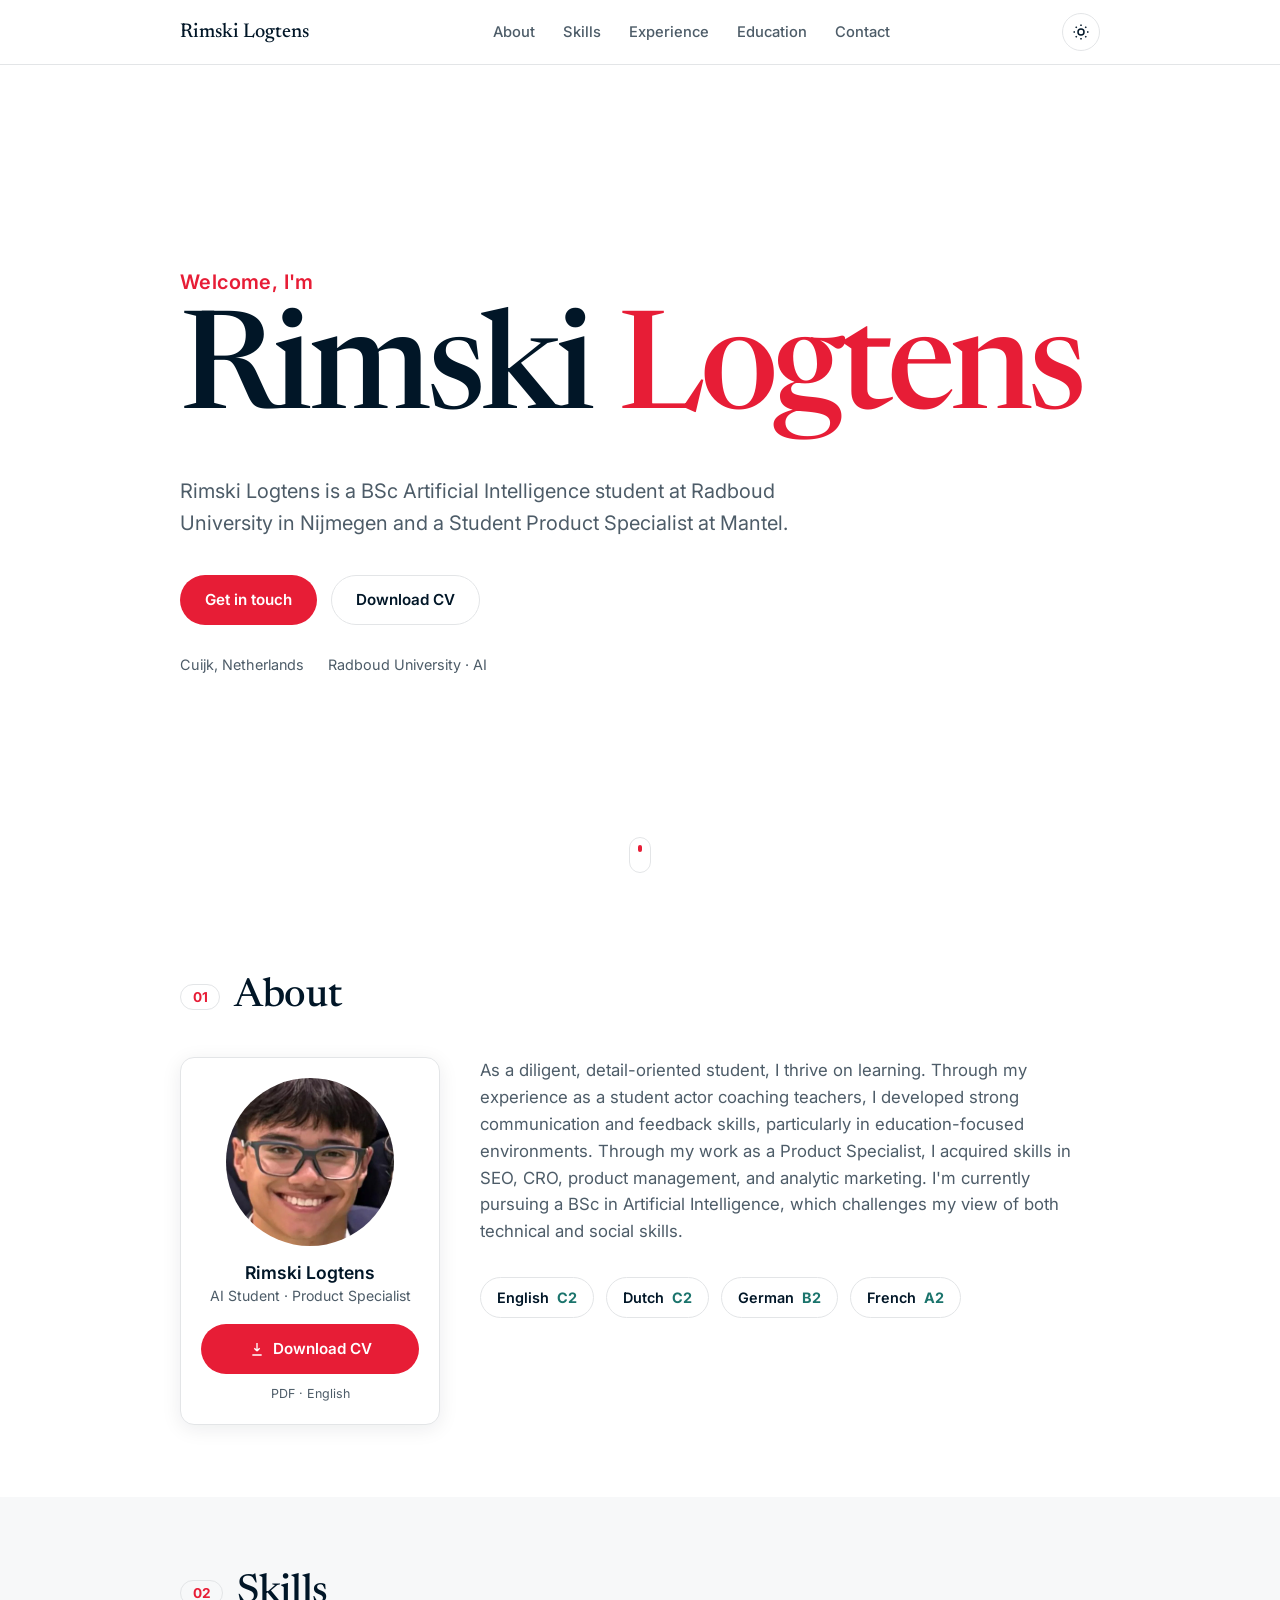
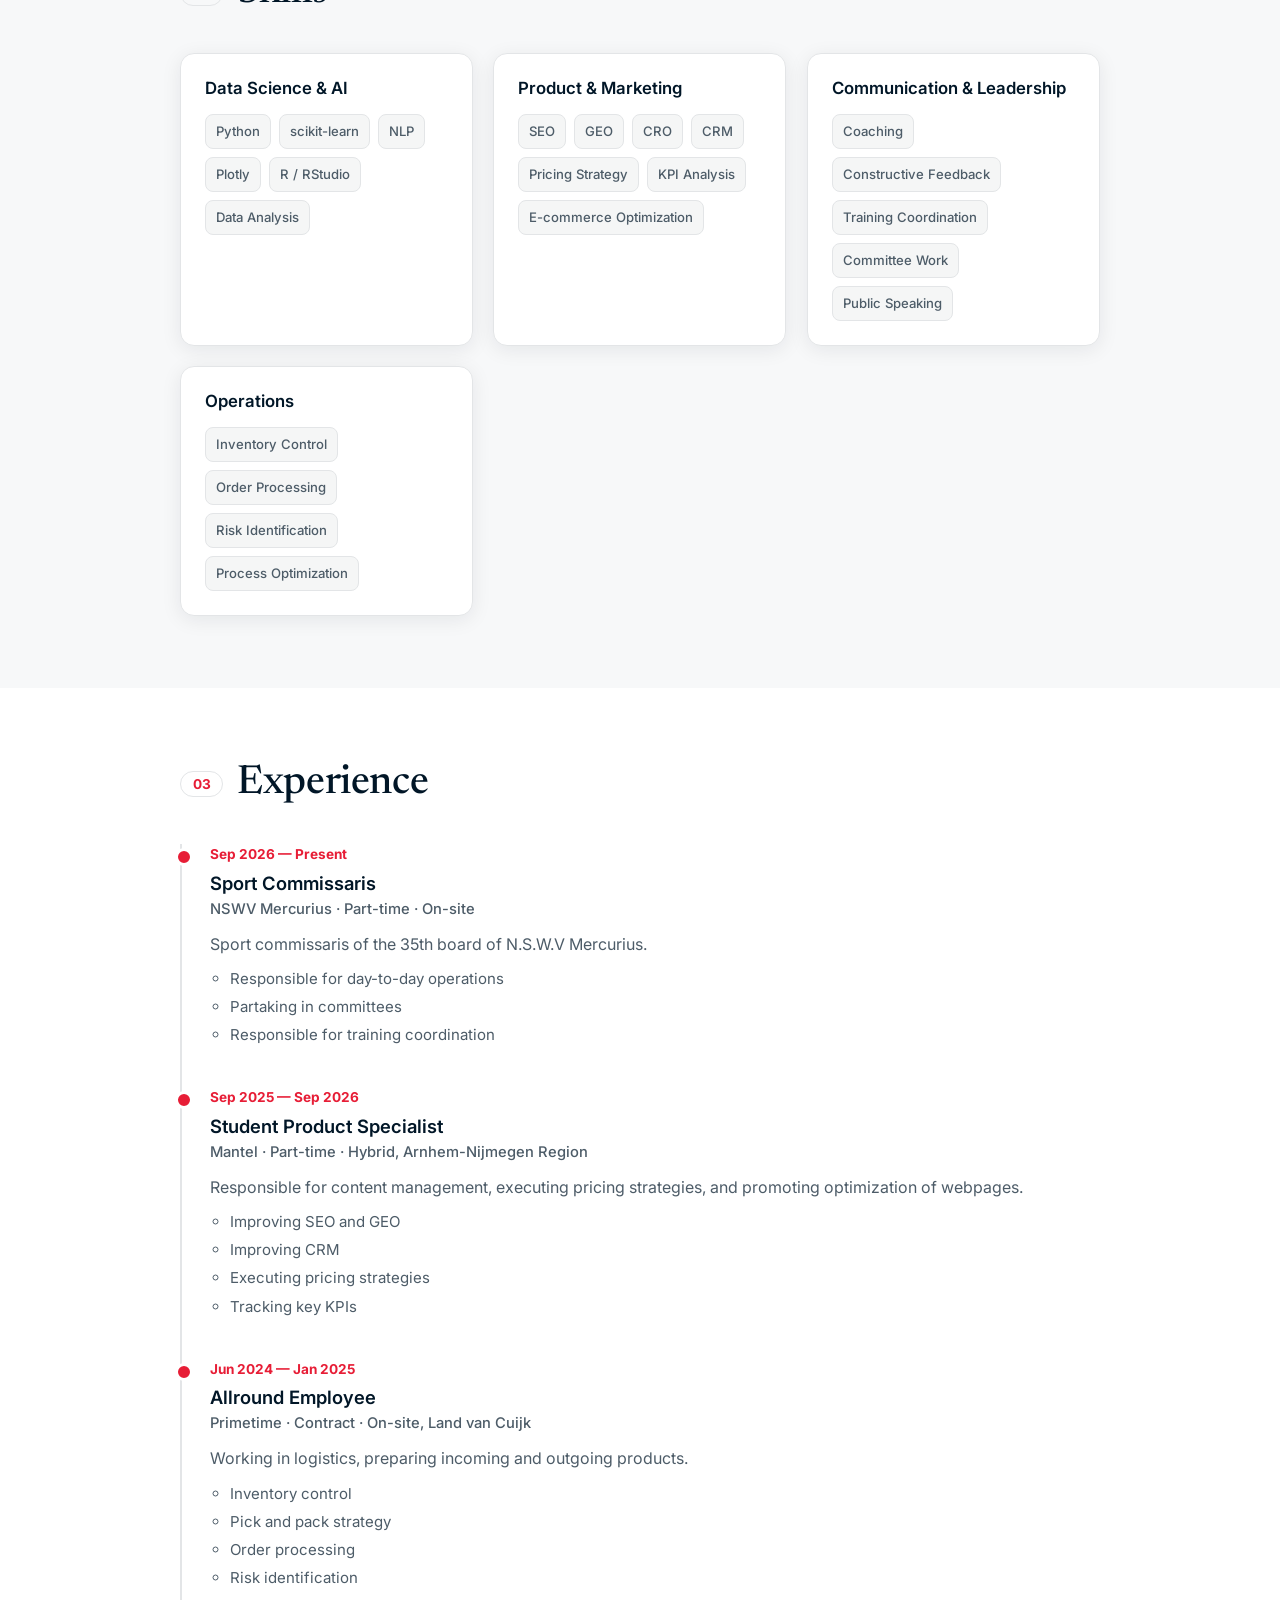
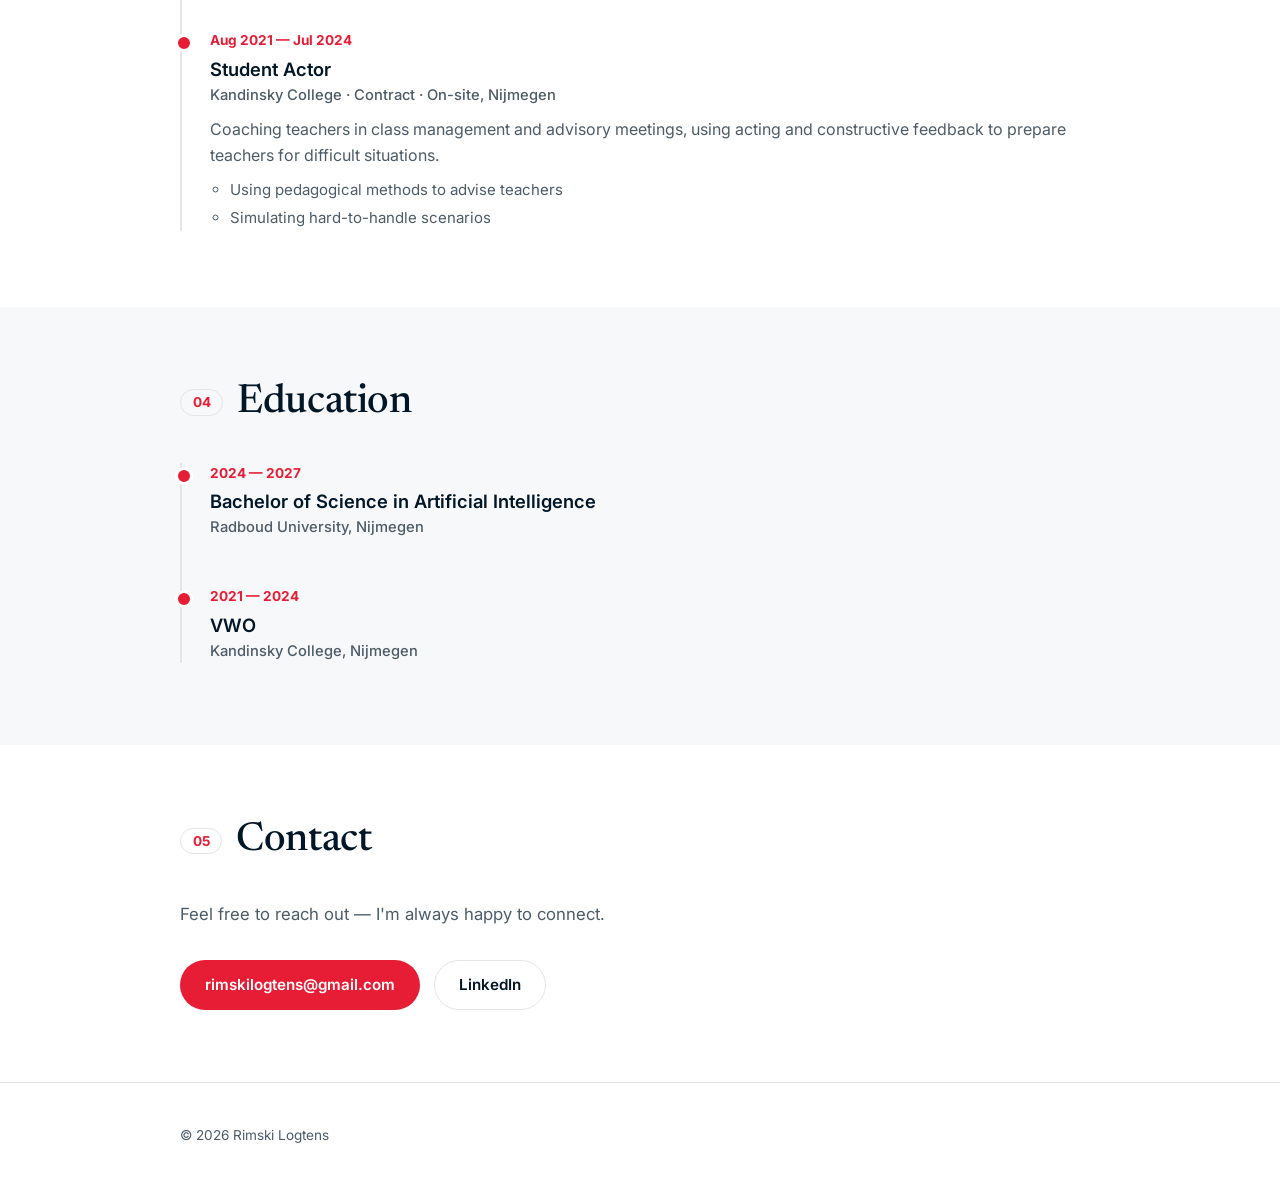
<file: index.html>
<!DOCTYPE html>
<html lang="en">
<head>
<meta charset="UTF-8">
<meta name="viewport" content="width=device-width, initial-scale=1.0">
<title>Rimski Logtens | AI Student at Radboud University &amp; Product Specialist at Mantel</title>
<meta name="description" content="Rimski Logtens is a BSc Artificial Intelligence student at Radboud University in Nijmegen and Student Product Specialist at Mantel, working on SEO, GEO, CRO and pricing strategy.">
<meta name="author" content="Rimski Logtens">
<meta name="robots" content="index, follow, max-image-preview:large">
<link rel="canonical" href="https://techboylogt.github.io/rimskilogtensportfolio/">

<meta property="og:type" content="profile">
<meta property="og:site_name" content="Rimski Logtens">
<meta property="og:title" content="Rimski Logtens | AI Student &amp; Product Specialist">
<meta property="og:description" content="BSc Artificial Intelligence student at Radboud University and Student Product Specialist at Mantel (SEO, GEO, CRO).">
<meta property="og:url" content="https://techboylogt.github.io/rimskilogtensportfolio/">
<meta property="og:image" content="https://techboylogt.github.io/rimskilogtensportfolio/assets/img/og-image.png">
<meta property="og:image:width" content="1200">
<meta property="og:image:height" content="630">
<meta property="og:image:alt" content="Rimski Logtens: AI Student &amp; Product Specialist">
<meta property="og:locale" content="en_US">
<meta property="profile:first_name" content="Rimski">
<meta property="profile:last_name" content="Logtens">
<meta name="twitter:card" content="summary_large_image">
<meta name="twitter:title" content="Rimski Logtens | AI Student &amp; Product Specialist">
<meta name="twitter:description" content="BSc Artificial Intelligence student at Radboud University and Student Product Specialist at Mantel (SEO, GEO, CRO).">
<meta name="twitter:image" content="https://techboylogt.github.io/rimskilogtensportfolio/assets/img/og-image.png">

<link rel="icon" href="assets/img/favicon.svg" type="image/svg+xml">
<link rel="icon" href="assets/img/favicon-32.png" sizes="32x32" type="image/png">
<link rel="apple-touch-icon" href="assets/img/apple-touch-icon.png">
<meta name="theme-color" content="#ffffff" media="(prefers-color-scheme: light)">
<meta name="theme-color" content="#011627" media="(prefers-color-scheme: dark)">

<script type="application/ld+json">
{
  "@context": "https://schema.org",
  "@type": "ProfilePage",
  "@id": "https://techboylogt.github.io/rimskilogtensportfolio/#profilepage",
  "url": "https://techboylogt.github.io/rimskilogtensportfolio/",
  "name": "Rimski Logtens | AI Student & Product Specialist",
  "inLanguage": "en",
  "dateCreated": "2026-09-22T07:34:21+02:00",
  "dateModified": "2026-09-23T14:36:14+02:00",
  "mainEntity": {
    "@type": "Person",
    "@id": "https://techboylogt.github.io/rimskilogtensportfolio/#person",
    "name": "Rimski Logtens",
    "alternateName": "TechBoyLogt",
    "givenName": "Rimski",
    "familyName": "Logtens",
    "url": "https://techboylogt.github.io/rimskilogtensportfolio/",
    "image": "https://techboylogt.github.io/rimskilogtensportfolio/assets/img/rimski-logtens.jpg",
    "email": "mailto:rimskilogtens@gmail.com",
    "jobTitle": "Student Product Specialist",
    "description": "BSc Artificial Intelligence student at Radboud University and Student Product Specialist at Mantel, working on SEO, GEO, CRO and pricing strategy.",
    "worksFor": {
      "@type": "Organization",
      "name": "Mantel",
      "url": "https://www.mantel.com"
    },
    "memberOf": {
      "@type": "Organization",
      "name": "N.S.W.V. Mercurius"
    },
    "alumniOf": [
      {
        "@type": "CollegeOrUniversity",
        "name": "Radboud University",
        "url": "https://www.ru.nl"
      },
      {
        "@type": "HighSchool",
        "name": "Kandinsky College"
      }
    ],
    "address": {
      "@type": "PostalAddress",
      "addressLocality": "Cuijk",
      "addressCountry": "NL"
    },
    "knowsAbout": [
      "Artificial Intelligence", "Machine Learning", "Natural Language Processing", "Python", "scikit-learn", "Data Analysis",
      "Search Engine Optimization", "Generative Engine Optimization", "Conversion Rate Optimization",
      "Customer Relationship Management", "Pricing Strategy", "E-commerce Optimization", "KPI Analysis"
    ],
    "knowsLanguage": [
      { "@type": "Language", "name": "English", "alternateName": "en" },
      { "@type": "Language", "name": "Dutch", "alternateName": "nl" },
      { "@type": "Language", "name": "German", "alternateName": "de" },
      { "@type": "Language", "name": "French", "alternateName": "fr" }
    ],
    "sameAs": [
      "https://www.linkedin.com/in/rimskilogtens",
      "https://github.com/TechBoyLogt"
    ]
  }
}
</script>

<link rel="preconnect" href="https://fonts.googleapis.com">
<link rel="preconnect" href="https://fonts.gstatic.com" crossorigin>
<link href="https://fonts.googleapis.com/css2?family=Newsreader:opsz,wght@6..72,400;6..72,500&family=Inter:wght@400;500;600&display=swap" rel="stylesheet">
<link rel="stylesheet" href="assets/css/style.css">
<script>
  document.documentElement.classList.add('js');
  try {
    if (sessionStorage.getItem('introSeen') || matchMedia('(prefers-reduced-motion: reduce)').matches) {
      document.documentElement.classList.add('intro-seen');
    }
    sessionStorage.setItem('introSeen', '1');
  } catch (e) {}
</script>
</head>
<body>
<div class="intro" aria-hidden="true">
  <div class="intro-inner">
    <p class="intro-name"><span style="--i:0">R</span><span style="--i:1">i</span><span style="--i:2">m</span><span style="--i:3">s</span><span style="--i:4">k</span><span style="--i:5">i</span> <span style="--i:7">L</span><span style="--i:8">o</span><span style="--i:9">g</span><span style="--i:10">t</span><span style="--i:11">e</span><span style="--i:12">n</span><span style="--i:13">s</span></p>
  </div>
</div>
<div class="scroll-progress" id="scrollProgress" aria-hidden="true"></div>

<header class="site-header">
  <nav class="nav container">
    <a href="#top" class="logo" aria-label="Rimski Logtens, back to top"><span class="logo-i">R</span><span class="logo-rest">imski&nbsp;</span><span class="logo-i">L</span><span class="logo-rest">ogtens</span></a>
    <button class="nav-toggle" id="navToggle" aria-label="Toggle menu" aria-expanded="false">
      <span></span><span></span><span></span>
    </button>
    <ul class="nav-links" id="navLinks">
      <li><a href="#about">About</a></li>
      <li><a href="#skills">Skills</a></li>
      <li><a href="#experience">Experience</a></li>
      <li><a href="#education">Education</a></li>
      <li><a href="#contact">Contact</a></li>
    </ul>
    <button class="theme-toggle" id="themeToggle" aria-label="Toggle dark mode">
      <svg class="icon-sun" viewBox="0 0 24 24" fill="none" stroke="currentColor" stroke-width="2"><circle cx="12" cy="12" r="4"/><path d="M12 2v2M12 20v2M4.93 4.93l1.41 1.41M17.66 17.66l1.41 1.41M2 12h2M20 12h2M4.93 19.07l1.41-1.41M17.66 6.34l1.41-1.41"/></svg>
      <svg class="icon-moon" viewBox="0 0 24 24" fill="none" stroke="currentColor" stroke-width="2"><path d="M21 12.79A9 9 0 1 1 11.21 3 7 7 0 0 0 21 12.79Z"/></svg>
    </button>
  </nav>
</header>

<main id="top">

  <section class="hero" id="hero">
    <div class="container hero-inner">
      <p class="eyebrow hero-eyebrow">Welcome, I'm</p>
      <h1 class="hero-name" id="heroName">Rimski Logtens</h1>
      <p class="hero-subtitle">Rimski Logtens is a BSc Artificial Intelligence student at Radboud University in Nijmegen and a Student Product Specialist at Mantel.</p>
      <div class="hero-actions">
        <a href="#contact" class="btn btn-primary">Get in touch</a>
        <a href="Files/Resume%20CV%20RL%20EN.pdf" class="btn btn-outline" download>Download CV</a>
      </div>
      <ul class="hero-meta">
        <li>Cuijk, Netherlands</li>
        <li>Radboud University · AI</li>
      </ul>
    </div>
    <a href="#about" class="scroll-cue" aria-label="Scroll to the next section"><span></span></a>
  </section>

  <section id="about" class="section">
    <div class="container">
      <h2 class="section-title"><span class="tag">01</span> About</h2>
      <div class="about-grid">
        <aside class="profile-card" id="profileCard">
          <div class="profile-photo">
            <picture>
              <source srcset="assets/img/rimski-logtens.webp" type="image/webp">
              <img src="assets/img/rimski-logtens.jpg" alt="Portrait of Rimski Logtens, AI student at Radboud University" width="640" height="640" loading="lazy">
            </picture>
          </div>
          <h3 class="profile-name">Rimski Logtens</h3>
          <p class="profile-role">AI Student · Product Specialist</p>
          <a href="Files/Resume%20CV%20RL%20EN.pdf" class="btn btn-primary" download>
            <svg viewBox="0 0 24 24" fill="none" stroke="currentColor" stroke-width="2" aria-hidden="true"><path d="M12 3v12m0 0-4-4m4 4 4-4M5 21h14"/></svg>
            Download CV
          </a>
          <p class="profile-meta">PDF · English</p>
        </aside>
        <div class="about-body">
          <p class="about-text">
            As a diligent, detail-oriented student, I thrive on learning. Through my experience as a student actor
            coaching teachers, I developed strong communication and feedback skills, particularly in education-focused
            environments. Through my work as a Product Specialist, I acquired skills in SEO, CRO, product management,
            and analytic marketing. I'm currently pursuing a BSc in Artificial Intelligence, which challenges my view
            of both technical and social skills.
          </p>
          <ul class="languages">
            <li><span class="lang-name">English</span><span class="lang-level">C2</span></li>
            <li><span class="lang-name">Dutch</span><span class="lang-level">C2</span></li>
            <li><span class="lang-name">German</span><span class="lang-level">B2</span></li>
            <li><span class="lang-name">French</span><span class="lang-level">A2</span></li>
          </ul>
        </div>
      </div>
    </div>
  </section>

  <section id="skills" class="section section-alt">
    <div class="container">
      <h2 class="section-title"><span class="tag">02</span> Skills</h2>
      <div class="skills-grid">
        <div class="skill-card">
          <h3>Data Science &amp; AI</h3>
          <div class="skill-tags">
            <span>Python</span><span>scikit-learn</span><span>NLP</span><span>Plotly</span><span>R / RStudio</span><span>Data Analysis</span>
          </div>
        </div>
        <div class="skill-card">
          <h3>Product &amp; Marketing</h3>
          <div class="skill-tags">
            <span>SEO</span><span>GEO</span><span>CRO</span><span>CRM</span><span>Pricing Strategy</span><span>KPI Analysis</span><span>E-commerce Optimization</span>
          </div>
        </div>
        <div class="skill-card">
          <h3>Communication &amp; Leadership</h3>
          <div class="skill-tags">
            <span>Coaching</span><span>Constructive Feedback</span><span>Training Coordination</span><span>Committee Work</span><span>Public Speaking</span>
          </div>
        </div>
        <div class="skill-card">
          <h3>Operations</h3>
          <div class="skill-tags">
            <span>Inventory Control</span><span>Order Processing</span><span>Risk Identification</span><span>Process Optimization</span>
          </div>
        </div>
      </div>
    </div>
  </section>

  <section id="experience" class="section">
    <div class="container">
      <h2 class="section-title"><span class="tag">03</span> Experience</h2>
      <ol class="timeline">
        <li class="timeline-item">
          <div class="timeline-date">Sep 2026 — Present</div>
          <div class="timeline-content">
            <h3>Sport Commissaris</h3>
            <p class="timeline-org">NSWV Mercurius · Part-time · On-site</p>
            <p>Sport commissaris of the 35th board of N.S.W.V Mercurius.</p>
            <ul>
              <li>Responsible for day-to-day operations</li>
              <li>Partaking in committees</li>
              <li>Responsible for training coordination</li>
            </ul>
          </div>
        </li>
        <li class="timeline-item">
          <div class="timeline-date">Sep 2025 — Sep 2026</div>
          <div class="timeline-content">
            <h3>Student Product Specialist</h3>
            <p class="timeline-org">Mantel · Part-time · Hybrid, Arnhem-Nijmegen Region</p>
            <p>Responsible for content management, executing pricing strategies, and promoting optimization of webpages.</p>
            <ul>
              <li>Improving SEO and GEO</li>
              <li>Improving CRM</li>
              <li>Executing pricing strategies</li>
              <li>Tracking key KPIs</li>
            </ul>
          </div>
        </li>
        <li class="timeline-item">
          <div class="timeline-date">Jun 2024 — Jan 2025</div>
          <div class="timeline-content">
            <h3>Allround Employee</h3>
            <p class="timeline-org">Primetime · Contract · On-site, Land van Cuijk</p>
            <p>Working in logistics, preparing incoming and outgoing products.</p>
            <ul>
              <li>Inventory control</li>
              <li>Pick and pack strategy</li>
              <li>Order processing</li>
              <li>Risk identification</li>
            </ul>
          </div>
        </li>
        <li class="timeline-item">
          <div class="timeline-date">Aug 2021 — Jul 2024</div>
          <div class="timeline-content">
            <h3>Student Actor</h3>
            <p class="timeline-org">Kandinsky College · Contract · On-site, Nijmegen</p>
            <p>Coaching teachers in class management and advisory meetings, using acting and constructive feedback to prepare teachers for difficult situations.</p>
            <ul>
              <li>Using pedagogical methods to advise teachers</li>
              <li>Simulating hard-to-handle scenarios</li>
            </ul>
          </div>
        </li>
      </ol>
    </div>
  </section>

  <section id="education" class="section section-alt">
    <div class="container">
      <h2 class="section-title"><span class="tag">04</span> Education</h2>
      <ol class="timeline">
        <li class="timeline-item">
          <div class="timeline-date">2024 — 2027</div>
          <div class="timeline-content">
            <h3>Bachelor of Science in Artificial Intelligence</h3>
            <p class="timeline-org">Radboud University, Nijmegen</p>
          </div>
        </li>
        <li class="timeline-item">
          <div class="timeline-date">2021 — 2024</div>
          <div class="timeline-content">
            <h3>VWO</h3>
            <p class="timeline-org">Kandinsky College, Nijmegen</p>
          </div>
        </li>
      </ol>
    </div>
  </section>

  <section id="contact" class="section">
    <div class="container contact-inner">
      <h2 class="section-title"><span class="tag">05</span> Contact</h2>
      <p class="about-text">Feel free to reach out — I'm always happy to connect.</p>
      <div class="contact-links">
        <a href="mailto:rimskilogtens@gmail.com" class="btn btn-primary">rimskilogtens@gmail.com</a>
        <a href="https://www.linkedin.com/in/rimskilogtens" target="_blank" rel="noopener" class="btn btn-outline">LinkedIn</a>
      </div>
    </div>
  </section>

</main>

<footer class="site-footer">
  <div class="container">
    <p>&copy; <span id="year"></span> Rimski Logtens</p>
  </div>
</footer>

<script src="assets/js/script.js"></script>
</body>
</html>
</file>
<file: assets/css/style.css>
/* Palette (note: in these scales 100 is the darkest shade and 900 the lightest; 500 is the base colour) */
:root {
  --color-ink-black-100: #000408;
  --color-ink-black-200: #000910;
  --color-ink-black-300: #010d18;
  --color-ink-black-400: #011220;
  --color-ink-black-500: #011627;
  --color-ink-black-600: #034a83;
  --color-ink-black-700: #067ddf;
  --color-ink-black-800: #48aafa;
  --color-ink-black-900: #a4d5fd;

  --color-porcelain-100: #226500;
  --color-porcelain-200: #43ca00;
  --color-porcelain-300: #75ff30;
  --color-porcelain-400: #b8ff95;
  --color-porcelain-500: #fdfffc;
  --color-porcelain-600: #fcfffb;
  --color-porcelain-700: #fdfffc;
  --color-porcelain-800: #fefffd;
  --color-porcelain-900: #fefffe;

  --color-light-sea-green-100: #092724;
  --color-light-sea-green-200: #124e48;
  --color-light-sea-green-300: #1b746c;
  --color-light-sea-green-400: #249b8f;
  --color-light-sea-green-500: #2ec4b6;
  --color-light-sea-green-600: #50d6c9;
  --color-light-sea-green-700: #7ce0d6;
  --color-light-sea-green-800: #a7eae4;
  --color-light-sea-green-900: #d3f5f1;

  --color-punch-red-100: #2f050a;
  --color-punch-red-200: #5e0a14;
  --color-punch-red-300: #8d0f1e;
  --color-punch-red-400: #bc1427;
  --color-punch-red-500: #e71d36;
  --color-punch-red-600: #ec4a5d;
  --color-punch-red-700: #f17785;
  --color-punch-red-800: #f6a5ae;
  --color-punch-red-900: #fad2d6;

  --color-amber-glow-100: #382100;
  --color-amber-glow-200: #704100;
  --color-amber-glow-300: #a86200;
  --color-amber-glow-400: #e08300;
  --color-amber-glow-500: #ff9f1c;
  --color-amber-glow-600: #ffb347;
  --color-amber-glow-700: #ffc675;
  --color-amber-glow-800: #ffd9a3;
  --color-amber-glow-900: #ffecd1;
}

/* Light theme: clean white, ink-black text, punch red + sea green accents */
:root {
  --bg: #ffffff;
  --bg-alt: color-mix(in srgb, var(--color-ink-black-500) 3%, #ffffff);
  --text: var(--color-ink-black-500);
  --text-muted: color-mix(in srgb, var(--color-ink-black-500) 70%, #ffffff);
  --border: color-mix(in srgb, var(--color-ink-black-500) 11%, #ffffff);
  --accent: var(--color-punch-red-500);
  --accent-2: var(--color-light-sea-green-300);
  --accent-3: var(--color-amber-glow-500);
  --accent-text: #ffffff;
  --card-bg: #ffffff;
  --tag-bg: color-mix(in srgb, var(--color-ink-black-500) 4%, #ffffff);
  --shadow: 0 4px 20px rgba(1, 22, 39, 0.08);
  --radius: 14px;
  --max-width: 960px;
}

/* Dark theme: ink-black night, brighter red, sea green and amber accents */
@media (prefers-color-scheme: dark) {
  :root:not([data-theme="light"]) {
    --bg: var(--color-ink-black-500);
    --bg-alt: color-mix(in srgb, var(--color-ink-black-500) 90%, var(--color-ink-black-700));
    --text: var(--color-porcelain-500);
    --text-muted: color-mix(in srgb, var(--color-porcelain-500) 70%, var(--color-ink-black-500));
    --border: color-mix(in srgb, var(--color-porcelain-500) 14%, var(--color-ink-black-500));
    --accent: var(--color-punch-red-600);
    --accent-2: var(--color-light-sea-green-500);
    --accent-3: var(--color-amber-glow-500);
    --accent-text: var(--color-ink-black-500);
    --card-bg: color-mix(in srgb, var(--color-ink-black-500) 85%, var(--color-ink-black-700));
    --tag-bg: var(--color-ink-black-500);
    --shadow: 0 4px 24px rgba(0, 0, 0, 0.4);
  }
}

:root[data-theme="dark"] {
  --bg: var(--color-ink-black-500);
  --bg-alt: color-mix(in srgb, var(--color-ink-black-500) 90%, var(--color-ink-black-700));
  --text: var(--color-porcelain-500);
  --text-muted: color-mix(in srgb, var(--color-porcelain-500) 70%, var(--color-ink-black-500));
  --border: color-mix(in srgb, var(--color-porcelain-500) 14%, var(--color-ink-black-500));
  --accent: var(--color-punch-red-600);
  --accent-2: var(--color-light-sea-green-500);
  --accent-3: var(--color-amber-glow-500);
  --accent-text: var(--color-ink-black-500);
  --card-bg: color-mix(in srgb, var(--color-ink-black-500) 85%, var(--color-ink-black-700));
  --tag-bg: var(--color-ink-black-500);
  --shadow: 0 4px 24px rgba(0, 0, 0, 0.4);
}

* { box-sizing: border-box; }

html { scroll-behavior: smooth; }

body {
  margin: 0;
  background: var(--bg);
  color: var(--text);
  font-family: 'Inter', system-ui, -apple-system, sans-serif;
  line-height: 1.6;
  -webkit-font-smoothing: antialiased;
}

h1, h2, h3 {
  line-height: 1.2;
  margin: 0;
}

h1, h2 {
  font-family: 'Newsreader', Georgia, 'Times New Roman', serif;
  font-weight: 500;
  letter-spacing: -0.01em;
}

h3 {
  font-family: 'Inter', system-ui, sans-serif;
  font-weight: 600;
}

a { color: inherit; }

.container {
  max-width: var(--max-width);
  margin: 0 auto;
  padding: 0 20px;
}

/* Header / nav */
/* Logo collapses from "Rimski Logtens" to "RL" once you scroll past the hero name */
/* min-width keeps the nav links from shifting when the logo shrinks */
.logo { display: inline-flex; align-items: baseline; min-width: 7em; }

.logo-rest {
  display: inline-block;
  overflow: hidden;
  white-space: nowrap;
  max-width: 5em;
  transition: max-width 0.6s cubic-bezier(.65, 0, .35, 1), opacity 0.4s ease;
}

.logo-i { transition: color 0.4s ease; }

.site-header.is-compact .logo-rest { max-width: 0; opacity: 0; }
.site-header.is-compact .logo-i + .logo-rest + .logo-i { color: var(--accent); }

.site-header {
  position: sticky;
  top: 0;
  z-index: 50;
  background: color-mix(in srgb, var(--bg) 85%, transparent);
  backdrop-filter: blur(10px);
  border-bottom: 1px solid var(--border);
}

.nav {
  display: flex;
  align-items: center;
  justify-content: space-between;
  height: 64px;
  gap: 16px;
}

.logo {
  font-family: 'Newsreader', Georgia, serif;
  font-weight: 500;
  font-size: 1.25rem;
  text-decoration: none;
  white-space: nowrap;
}

.nav-links {
  list-style: none;
  display: flex;
  gap: 28px;
  margin: 0;
  padding: 0;
}

.nav-links a {
  text-decoration: none;
  font-size: 0.92rem;
  font-weight: 500;
  color: var(--text-muted);
  transition: color 0.2s;
}

.nav-links a:hover { color: var(--accent); }

.theme-toggle {
  border: 1px solid var(--border);
  background: var(--card-bg);
  color: var(--text);
  border-radius: 999px;
  width: 38px;
  height: 38px;
  display: flex;
  align-items: center;
  justify-content: center;
  cursor: pointer;
  flex-shrink: 0;
}

.theme-toggle svg { width: 18px; height: 18px; }
.theme-toggle .icon-moon { display: none; }
:root[data-theme="dark"] .theme-toggle .icon-sun { display: none; }
:root[data-theme="dark"] .theme-toggle .icon-moon { display: block; }

.nav-toggle {
  display: none;
  flex-direction: column;
  gap: 5px;
  background: none;
  border: none;
  cursor: pointer;
  padding: 6px;
}

.nav-toggle span {
  width: 22px;
  height: 2px;
  background: var(--text);
  display: block;
}

/* Intro (plays once per session, pure CSS so it always finishes) */
.intro { display: none; }

.js .intro {
  position: fixed;
  inset: 0;
  z-index: 200;
  display: flex;
  align-items: center;
  justify-content: center;
  background: var(--bg);
  animation: intro-out 0.9s cubic-bezier(.77, 0, .18, 1) 1.9s forwards;
}

.js.intro-seen .intro { display: none; }

.intro-inner { text-align: center; padding: 0 16px; }

.intro-name {
  font-family: 'Newsreader', Georgia, serif;
  font-size: clamp(2.4rem, 8vw, 4.5rem);
  font-weight: 500;
  letter-spacing: -0.02em;
  margin: 0;
  overflow: hidden;
  line-height: 1.15;
}

.intro-name span {
  display: inline-block;
  transform: translateY(110%);
  animation: intro-letter 0.7s cubic-bezier(.2, .7, .2, 1) forwards;
  animation-delay: calc(0.15s + var(--i) * 0.045s);
}

@keyframes intro-letter { to { transform: none; } }
@keyframes intro-out   { to { transform: translateY(-100%); visibility: hidden; } }

/* Hero */
:root { --intro-delay: 0s; }
.js:not(.intro-seen) { --intro-delay: 2.1s; }

.hero {
  position: relative;
  min-height: calc(100vh - 64px);
  min-height: calc(100svh - 64px);
  display: flex;
  align-items: center;
  padding: 72px 0 96px;
}

.hero-inner { width: 100%; }

.eyebrow {
  color: var(--accent);
  font-weight: 600;
  font-size: 0.95rem;
  margin: 0 0 8px;
}

.hero-eyebrow {
  font-size: clamp(1rem, 2vw, 1.25rem);
  letter-spacing: 0.02em;
  margin-bottom: 12px;
}

.hero-name {
  font-size: clamp(3.4rem, 12vw, 8.5rem);
  font-weight: 500;
  letter-spacing: -0.035em;
  line-height: 0.98;
  margin: 0 0 32px;
  perspective: 700px;
}

.hero-name .word { display: inline-block; white-space: nowrap; perspective: 700px; }
.hero-name .word + .word { color: var(--accent); }

.hero-name .l { display: inline-block; }

.hero-name .l > span {
  display: inline-block;
  transition: translate 0.35s cubic-bezier(.2, .7, .2, 1), color 0.35s;
}

.hero-name .l > span:hover { translate: 0 -0.1em; color: var(--accent-2); }

/* Letters flip up after the intro, then a slow wave runs through them */
.js .hero-name .l {
  opacity: 0;
  transform: translateY(0.45em) rotateX(-85deg);
  transform-origin: 50% 100%;
  animation: letter-rise 1s cubic-bezier(.2, .7, .2, 1) forwards;
  animation-delay: calc(var(--intro-delay) + var(--i) * 0.05s);
}

.js .hero-name .l > span {
  animation: letter-wave 9s ease-in-out infinite;
  animation-delay: calc(var(--intro-delay) + 2.5s + var(--i) * 0.06s);
}

@keyframes letter-rise { to { opacity: 1; transform: none; } }
@keyframes letter-wave {
  0%, 8%, 100% { transform: none; }
  4% { transform: translateY(-0.08em); }
}

/* Other hero content fades up after the name */
.js .hero-inner > :not(.hero-name) {
  opacity: 0;
  transform: translateY(16px);
  animation: rise 0.8s cubic-bezier(.2, .7, .2, 1) forwards;
  animation-delay: calc(var(--intro-delay) + 0s);
}
.js .hero-inner > .hero-subtitle { animation-delay: calc(var(--intro-delay) + 0.6s); }
.js .hero-inner > .hero-actions  { animation-delay: calc(var(--intro-delay) + 0.75s); }
.js .hero-inner > .hero-meta     { animation-delay: calc(var(--intro-delay) + 0.9s); }

@keyframes rise { to { opacity: 1; transform: none; } }

.hero-subtitle {
  color: var(--text-muted);
  font-size: clamp(1.05rem, 1.8vw, 1.25rem);
  max-width: 640px;
  margin: 0 0 36px;
}

.hero-actions {
  display: flex;
  gap: 14px;
  flex-wrap: wrap;
  margin-bottom: 28px;
}

.btn {
  display: inline-flex;
  align-items: center;
  justify-content: center;
  padding: 12px 24px;
  border-radius: 999px;
  font-weight: 600;
  font-size: 0.95rem;
  text-decoration: none;
  border: 1px solid transparent;
  cursor: pointer;
  transition: transform 0.15s, box-shadow 0.15s, background 0.15s;
}

.btn-primary {
  background: var(--accent);
  color: var(--accent-text);
}

.btn-primary:hover { box-shadow: 0 6px 20px color-mix(in srgb, var(--accent) 45%, transparent); transform: translateY(-1px); }

.btn-outline {
  background: transparent;
  border-color: var(--border);
  color: var(--text);
}

.btn-outline:hover { border-color: var(--accent); color: var(--accent); }

.hero-meta {
  list-style: none;
  display: flex;
  gap: 24px;
  flex-wrap: wrap;
  padding: 0;
  margin: 0;
  color: var(--text-muted);
  font-size: 0.9rem;
}

.scroll-cue {
  position: absolute;
  left: 50%;
  bottom: 28px;
  width: 22px;
  height: 36px;
  margin-left: -11px;
  border: 1.5px solid var(--border);
  border-radius: 999px;
}

.scroll-cue span {
  position: absolute;
  left: 50%;
  top: 7px;
  width: 4px;
  height: 7px;
  margin-left: -2px;
  border-radius: 2px;
  background: var(--accent);
  animation: cue 1.8s ease-in-out infinite;
}

@keyframes cue {
  0% { transform: translateY(0); opacity: 1; }
  70% { transform: translateY(12px); opacity: 0; }
  100% { transform: translateY(0); opacity: 0; }
}

/* Sections */
.section { padding: 72px 0; }
.section-alt { background: var(--bg-alt); }

.section-title {
  display: flex;
  align-items: center;
  gap: 14px;
  font-size: clamp(1.9rem, 4vw, 2.5rem);
  font-weight: 500;
  margin-bottom: 36px;
}

.section-title .tag {
  font-family: 'Inter', sans-serif;
  font-size: 0.85rem;
  font-weight: 700;
  color: var(--accent);
  border: 1px solid var(--border);
  border-radius: 999px;
  padding: 4px 12px;
}

.about-text {
  color: var(--text-muted);
  font-size: 1.05rem;
  max-width: 700px;
  margin: 0 0 32px;
}

.languages {
  list-style: none;
  display: flex;
  flex-wrap: wrap;
  gap: 12px;
  padding: 0;
  margin: 0;
}

.languages li {
  display: flex;
  align-items: center;
  gap: 8px;
  border: 1px solid var(--border);
  background: var(--card-bg);
  border-radius: 999px;
  padding: 8px 16px;
  font-size: 0.9rem;
}

.lang-name { font-weight: 600; }
.lang-level { color: var(--accent-2); font-weight: 700; }

/* About + profile card */
.about-grid {
  display: grid;
  grid-template-columns: 260px 1fr;
  gap: 40px;
  align-items: start;
}

.profile-card {
  position: relative;
  background: var(--card-bg);
  border: 1px solid var(--border);
  border-radius: var(--radius);
  padding: 20px;
  box-shadow: var(--shadow);
  text-align: center;
  transform: perspective(800px) rotateX(var(--rx, 0deg)) rotateY(var(--ry, 0deg));
  transition: transform 0.2s ease-out;
}

.profile-photo {
  margin: 0 auto 16px;
  width: 168px;
  aspect-ratio: 1;
  border-radius: 50%;
}

.profile-photo picture,
.profile-photo img {
  display: block;
  width: 100%;
  height: 100%;
  border-radius: 50%;
  object-fit: cover;
}

.profile-name { font-size: 1.1rem; margin-bottom: 2px; }

.profile-role {
  color: var(--text-muted);
  font-size: 0.88rem;
  margin: 0 0 16px;
}

.profile-card .btn { width: 100%; gap: 8px; }
.profile-card .btn svg { width: 16px; height: 16px; }

.profile-meta {
  color: var(--text-muted);
  font-size: 0.78rem;
  margin: 10px 0 0;
}

/* Skills */
.skills-grid {
  display: grid;
  grid-template-columns: repeat(auto-fit, minmax(240px, 1fr));
  gap: 20px;
}

.skill-card {
  position: relative;
  background: var(--card-bg);
  border: 1px solid var(--border);
  border-radius: var(--radius);
  padding: 24px;
  box-shadow: var(--shadow);
  transform: perspective(800px) rotateX(var(--rx, 0deg)) rotateY(var(--ry, 0deg));
  transition: transform 0.2s ease-out, border-color 0.2s, box-shadow 0.2s;
  overflow: hidden;
}

.skill-card::after {
  content: '';
  position: absolute;
  inset: 0;
  background: radial-gradient(300px circle at var(--mx, 50%) var(--my, 50%), color-mix(in srgb, var(--accent) 14%, transparent), transparent 60%);
  opacity: 0;
  transition: opacity 0.2s;
  pointer-events: none;
}

.skill-card:hover { border-color: color-mix(in srgb, var(--accent) 50%, var(--border)); }
.skill-card:hover::after { opacity: 1; }

.skill-card h3 {
  font-size: 1.05rem;
  margin-bottom: 16px;
}

.skill-tags {
  display: flex;
  flex-wrap: wrap;
  gap: 8px;
}

.skill-tags span {
  font-size: 0.82rem;
  font-weight: 500;
  background: var(--tag-bg);
  border: 1px solid var(--border);
  border-radius: 8px;
  padding: 6px 10px;
  color: var(--text-muted);
}

/* Timeline */
.timeline {
  position: relative;
  list-style: none;
  margin: 0;
  padding: 0;
  border-left: 2px solid var(--border);
}

.timeline::before {
  content: '';
  position: absolute;
  left: -2px;
  top: 0;
  width: 2px;
  height: 100%;
  background: linear-gradient(var(--accent), var(--accent-2));
  transform-origin: top;
  transform: scaleY(var(--progress, 1));
}

.js .timeline { --progress: 0; }

.timeline-item {
  position: relative;
  padding: 0 0 36px 28px;
}

.timeline-item:last-child { padding-bottom: 0; }

.timeline-item::before {
  content: '';
  position: absolute;
  left: -7px;
  top: 4px;
  width: 12px;
  height: 12px;
  border-radius: 50%;
  background: var(--accent);
  border: 3px solid var(--bg);
}

.timeline-date {
  color: var(--accent);
  font-weight: 700;
  font-size: 0.85rem;
  margin-bottom: 6px;
}

.timeline-content h3 {
  font-size: 1.15rem;
  margin-bottom: 4px;
}

.timeline-org {
  color: var(--text-muted);
  font-weight: 500;
  font-size: 0.92rem;
  margin: 0 0 10px;
}

.timeline-content p:not(.timeline-org) {
  margin: 0 0 10px;
  color: var(--text-muted);
}

.timeline-content ul {
  margin: 0;
  padding-left: 20px;
  color: var(--text-muted);
  font-size: 0.94rem;
}

.timeline-content li { margin-bottom: 4px; }

/* Contact */
.contact-inner { text-align: left; }

.contact-links {
  display: flex;
  gap: 14px;
  flex-wrap: wrap;
}

/* Footer */
.site-footer {
  border-top: 1px solid var(--border);
  padding: 28px 0;
  color: var(--text-muted);
  font-size: 0.85rem;
}

/* Scroll progress */
.scroll-progress {
  position: fixed;
  top: 0;
  left: 0;
  right: 0;
  height: 3px;
  z-index: 100;
  background: linear-gradient(90deg, var(--accent), var(--accent-2));
  transform-origin: left;
  transform: scaleX(0);
}

/* Scroll reveal */
.js .reveal {
  opacity: 0;
  transform: translateY(28px);
  transition: opacity 0.7s cubic-bezier(.2,.7,.2,1), transform 0.7s cubic-bezier(.2,.7,.2,1);
  transition-delay: var(--delay, 0s);
}

.js .reveal.is-visible { opacity: 1; transform: none; }

/* cards keep their tilt transform after revealing */
.js .skill-card.reveal.is-visible,
.js .profile-card.reveal.is-visible {
  transform: perspective(800px) rotateX(var(--rx, 0deg)) rotateY(var(--ry, 0deg));
  transition: opacity 0.7s, transform 0.2s ease-out, border-color 0.2s;
}

@media (prefers-reduced-motion: reduce) {
  *, *::before, *::after { animation: none !important; transition: none !important; }
  html { scroll-behavior: auto; }
  .js .reveal, .js .hero-inner > :not(.hero-name), .js .hero-name .l { opacity: 1; transform: none; }
  .js .intro { display: none; }
  .js .timeline { --progress: 1; }
}

/* Responsive */
@media (max-width: 820px) {
  .about-grid { grid-template-columns: 1fr; gap: 28px; }
  .profile-card { max-width: 320px; }
}

@media (max-width: 720px) {
  .nav-links {
    position: absolute;
    top: 64px;
    left: 0;
    right: 0;
    background: var(--bg);
    border-bottom: 1px solid var(--border);
    flex-direction: column;
    gap: 0;
    display: none;
    padding: 8px 20px 16px;
  }

  .nav-links.open { display: flex; }

  .nav-links li { padding: 10px 0; border-bottom: 1px solid var(--border); }
  .nav-links li:last-child { border-bottom: none; }

  .nav-toggle { display: flex; }
}
</file>
